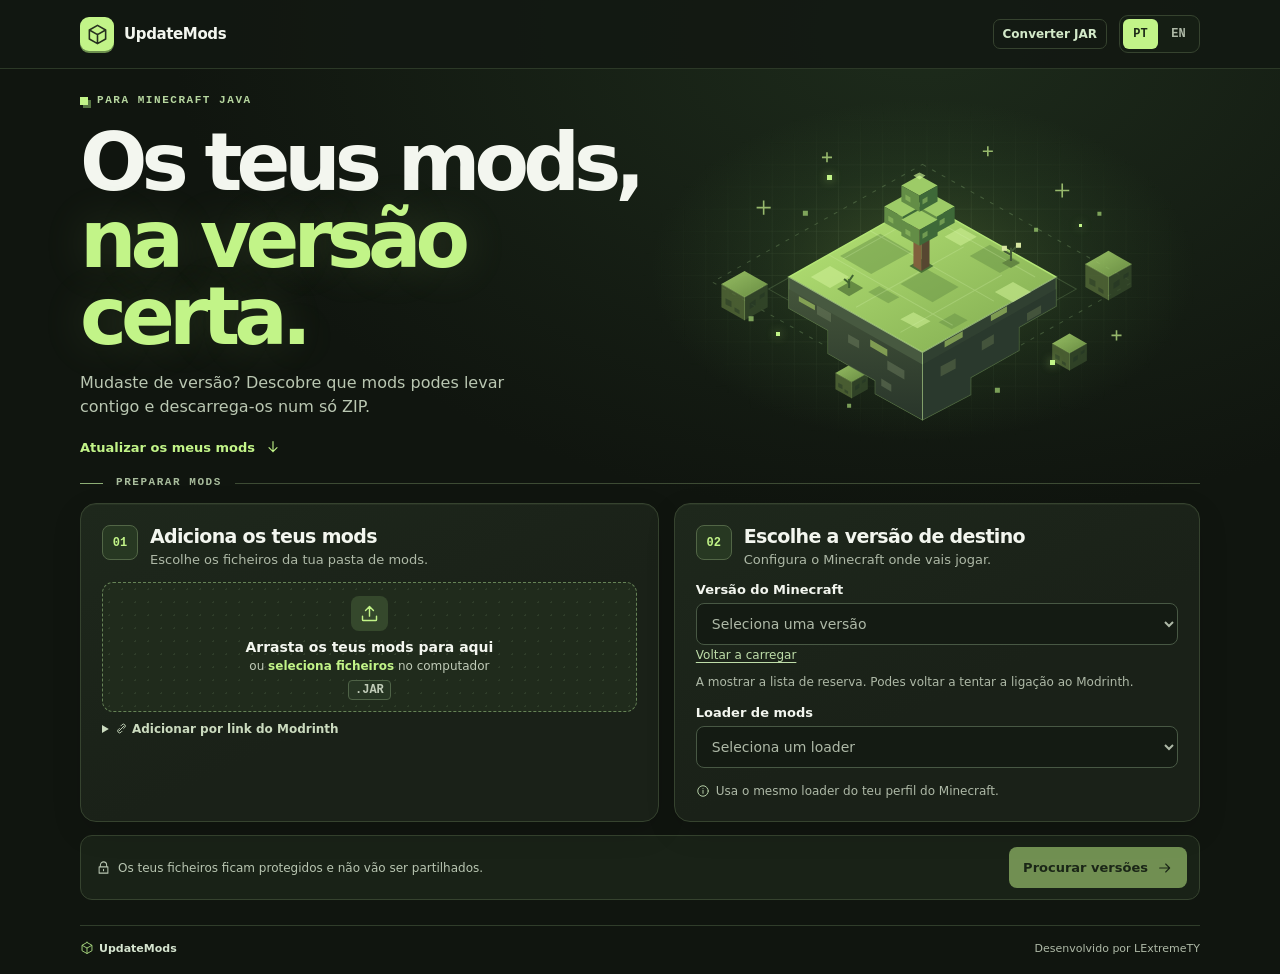
<file: index.html>
<!doctype html>
<html lang="pt-PT">
<head>
  <meta charset="utf-8">
  <meta name="viewport" content="width=device-width, initial-scale=1">
  <meta name="theme-color" content="#10150f">
  <meta name="description" data-i18n-content="description" content="Encontra os teus mods de Minecraft Java na versão certa e descarrega tudo num ZIP.">
  <title>UpdateMods — Minecraft Java</title>
  <link rel="icon" href="./assets/favicon.svg" type="image/svg+xml">
  <link rel="stylesheet" href="./assets/styles.css">
  <script type="module" src="./assets/app.js"></script>
</head>
<body>
  <svg xmlns="http://www.w3.org/2000/svg" class="symbols" aria-hidden="true">
    <symbol id="i-cube" viewBox="0 0 24 24"><path d="m12 2.5 8.5 4.8v9.4L12 21.5l-8.5-4.8V7.3L12 2.5ZM4 7.6l8 4.5 8-4.5m-8 4.5v9.1"/></symbol>
    <symbol id="i-upload" viewBox="0 0 24 24"><path d="M12 15V4M7.5 8.5 12 4l4.5 4.5M4 15v4a1 1 0 0 0 1 1h14a1 1 0 0 0 1-1v-4"/></symbol>
    <symbol id="i-arrow" viewBox="0 0 24 24"><path d="M4 12h15m-6-6 6 6-6 6"/></symbol>
    <symbol id="i-download" viewBox="0 0 24 24"><path d="M12 4v11m-4.5-4.5L12 15l4.5-4.5M4 16v3a1 1 0 0 0 1 1h14a1 1 0 0 0 1-1v-3"/></symbol>
    <symbol id="i-lock" viewBox="0 0 24 24"><path d="M7 11V8a5 5 0 0 1 10 0v3M5 11h14v10H5zm7 4v2"/></symbol>
    <symbol id="i-link" viewBox="0 0 24 24"><path d="m9.5 14.5 5-5m-7 7 2-2m5-5 2-2M8 12l-2 2a3.5 3.5 0 0 0 5 5l2-2m-2-10 2-2a3.5 3.5 0 0 1 5 5l-2 2"/></symbol>
    <symbol id="i-close" viewBox="0 0 24 24"><path d="m6 6 12 12M18 6 6 18"/></symbol>
    <symbol id="i-info" viewBox="0 0 24 24"><circle cx="12" cy="12" r="9"/><path d="M12 11v5m0-8h.01"/></symbol>
  </svg>

  <header class="topbar">
    <div class="wrap topbar-inner">
      <a class="brand" href="./">
        <span class="brand-icon"><svg class="icon" aria-hidden="true"><use href="#i-cube"/></svg></span>
        <span>UpdateMods</span>
      </a>
      <div class="topbar-actions">
        <a class="nav-link" href="./converter.html" data-i18n="converterNav">Converter JAR</a>
        <div class="language-switch" role="group" data-i18n-label="language" aria-label="Idioma">
          <button type="button" data-language="pt" lang="pt-PT" aria-label="Português" aria-pressed="true">PT</button>
          <button type="button" data-language="en" lang="en" aria-label="English" aria-pressed="false">EN</button>
        </div>
      </div>
    </div>
  </header>

  <main class="wrap">
    <section class="hero" aria-labelledby="page-title">
      <div class="hero-copy">
        <p class="overline"><span class="pixel"></span> <span data-i18n="heroTag">PARA MINECRAFT JAVA</span></p>
        <h1 id="page-title"><span data-i18n="heroLineOne">Os teus mods,</span><br><em data-i18n="heroLineTwo">na versão certa.</em></h1>
        <p class="intro" data-i18n="intro">Mudaste de versão? Descobre que mods podes levar contigo e descarrega-os num só ZIP.</p>
        <a class="hero-link" href="#workspace"><span data-i18n="heroAction">Atualizar os meus mods</span> <svg class="icon" aria-hidden="true"><use href="#i-arrow"/></svg></a>
      </div>
      <div class="hero-art" aria-hidden="true">
        <img src="./assets/terrain.svg" alt="" width="568" height="348" fetchpriority="high">
        <span class="spark spark-a"></span>
        <span class="spark spark-b"></span>
        <span class="spark spark-c"></span>
        <span class="spark spark-d"></span>
      </div>
    </section>

    <form id="resolver" class="workspace" data-i18n-label="setupAria" aria-label="Configurar pesquisa de mods">
      <div class="section-label" id="workspace"><span class="rail"></span><span data-i18n="setupLabel">PREPARAR MODS</span><span class="rail"></span></div>
      <div class="form-grid">
        <section class="panel" aria-labelledby="files-heading">
          <header class="step-header">
            <span class="step-number" aria-hidden="true">01</span>
            <div><h2 id="files-heading" data-i18n="addMods">Adiciona os teus mods</h2><p data-i18n="addDescription">Escolhe os ficheiros da tua pasta de mods.</p></div>
          </header>
          <label id="drop" class="drop" for="files">
            <span class="drop-icon"><svg class="icon" aria-hidden="true"><use href="#i-upload"/></svg></span>
            <strong data-i18n="dragFiles">Arrasta os teus mods para aqui</strong>
            <span><span data-i18n="or">ou</span> <b data-i18n="selectFiles">seleciona ficheiros</b> <span data-i18n="onComputer">no computador</span></span>
            <span class="file-type">.JAR</span>
          </label>
          <input id="files" class="sr-only" type="file" accept=".jar" multiple>
          <details class="add-project">
            <summary><svg class="icon" aria-hidden="true"><use href="#i-link"/></svg> <span data-i18n="addByLink">Adicionar por link do Modrinth</span></summary>
            <div class="link-entry">
              <input id="project-input" type="text" data-i18n-label="projectInput" aria-label="Link ou nome curto do mod no Modrinth" placeholder="modrinth.com/mod/sodium" autocomplete="off">
              <button id="add-project" class="button secondary compact" type="button" data-i18n="add">Adicionar</button>
            </div>
          </details>
          <div id="selection" class="selection" hidden>
            <div class="selection-head"><strong id="selection-count"></strong><button id="clear" class="text-button" type="button" data-i18n="clear">Limpar tudo</button></div>
            <ul id="selection-list" class="selection-list"></ul>
          </div>
          <p id="file-note" class="notice" role="status" hidden></p>
        </section>

        <section class="panel" aria-labelledby="target-heading">
          <header class="step-header">
            <span class="step-number" aria-hidden="true">02</span>
            <div><h2 id="target-heading" data-i18n="target">Escolhe a versão de destino</h2><p data-i18n="targetDescription">Configura o Minecraft onde vais jogar.</p></div>
          </header>
          <div class="field">
            <label for="game" data-i18n="gameVersion">Versão do Minecraft</label>
            <select id="game" required disabled><option value="" data-i18n="versionsLoading">A carregar versões…</option></select>
            <button id="retry-versions" class="text-button" type="button" hidden data-i18n="retryVersions">Voltar a carregar</button>
            <p id="catalog-note" class="hint" role="status" hidden></p>
          </div>
          <div class="field">
            <label for="loader" data-i18n="loader">Loader de mods</label>
            <select id="loader" required>
              <option value="" data-i18n="chooseLoader">Seleciona um loader</option>
              <option value="fabric">Fabric</option>
              <option value="forge">Forge</option>
              <option value="neoforge">NeoForge</option>
              <option value="quilt">Quilt</option>
              <option value="liteloader">LiteLoader</option>
              <option value="rift">Rift</option>
            </select>
          </div>
          <p class="hint loader-hint"><svg class="icon" aria-hidden="true"><use href="#i-info"/></svg> <span data-i18n="loaderHint">Usa o mesmo loader do teu perfil do Minecraft.</span></p>
        </section>
      </div>
      <div class="run-bar">
        <p class="privacy"><svg class="icon" aria-hidden="true"><use href="#i-lock"/></svg> <span data-i18n="privacy">Os teus ficheiros ficam protegidos e não vão ser partilhados.</span></p>
        <button id="resolve" class="button primary" type="submit" disabled><span data-i18n="search">Procurar versões</span> <svg class="icon" aria-hidden="true"><use href="#i-arrow"/></svg></button>
      </div>
      <p id="resolve-note" class="notice resolve-note" role="status" hidden></p>
    </form>

    <section id="results" class="panel results" aria-labelledby="result-heading" hidden>
      <header class="results-header">
        <div>
          <p class="overline"><span class="pixel"></span> <span data-i18n="results">RESULTADOS</span></p>
          <h2 id="result-heading" tabindex="-1" data-i18n="resultHeading">As versões dos teus mods</h2>
          <p id="result-target" class="result-target"></p>
        </div>
        <div class="result-actions">
          <button id="links" class="button secondary" type="button" data-i18n="saveLinks">Guardar lista de links</button>
          <button id="prepare-zip" class="button primary" type="button"><span data-i18n="prepareZip">Preparar ZIP</span> <svg class="icon" aria-hidden="true"><use href="#i-cube"/></svg></button>
          <a id="download-zip" class="button primary" hidden><span data-i18n="downloadZip">Descarregar ZIP</span> <svg class="icon" aria-hidden="true"><use href="#i-download"/></svg></a>
        </div>
      </header>
      <div id="zip-progress" class="zip-progress" hidden>
        <progress id="zip-meter" value="0" max="1" data-i18n-label="zipProgress" aria-label="Progresso da preparação do ZIP"></progress>
      </div>
      <p id="zip-note" class="notice" role="status" hidden></p>
      <div id="counts" class="counts"></div>
      <ul id="result-list" class="result-list"></ul>
      <p class="hint result-foot" data-i18n="resultFoot">O ZIP inclui os mods compatíveis da tua lista. Confirma no Modrinth se precisam de dependências adicionais.</p>
    </section>
    <noscript><p class="notice error" data-i18n="noscript">Ativa o JavaScript no browser para procurar versões e preparar o ZIP.</p></noscript>
  </main>

  <footer class="wrap footer">
    <span class="footer-brand"><svg class="icon" aria-hidden="true"><use href="#i-cube"/></svg> UpdateMods</span>
    <span data-i18n="credit">Desenvolvido por LExtremeTY</span>
  </footer>
</body>
</html>
</file>
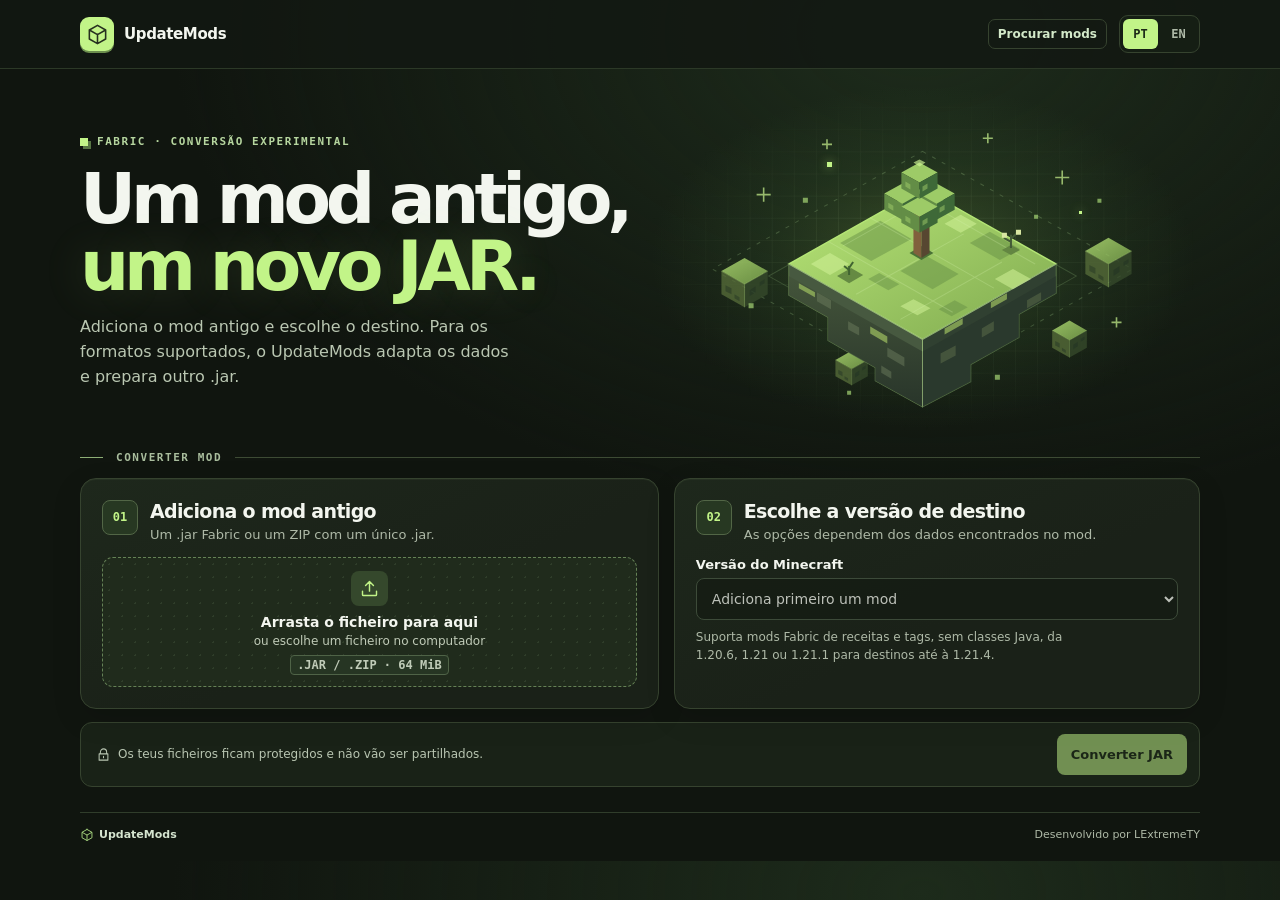
<file: converter.html>
<!doctype html>
<html lang="pt-PT">
<head>
  <meta charset="utf-8">
  <meta name="viewport" content="width=device-width, initial-scale=1">
  <meta name="theme-color" content="#10150f">
  <meta name="description" data-i18n-content="converterDescription" content="Converte receitas e tags de mods Fabric e descarrega um novo JAR.">
  <title>Converter JAR — UpdateMods</title>
  <link rel="icon" href="./assets/favicon.svg" type="image/svg+xml">
  <link rel="stylesheet" href="./assets/styles.css">
  <script type="module" src="./assets/converter-page.js"></script>
</head>
<body>
  <svg xmlns="http://www.w3.org/2000/svg" class="symbols" aria-hidden="true">
    <symbol id="i-cube" viewBox="0 0 24 24"><path d="m12 2.5 8.5 4.8v9.4L12 21.5l-8.5-4.8V7.3L12 2.5ZM4 7.6l8 4.5 8-4.5m-8 4.5v9.1"/></symbol>
    <symbol id="i-upload" viewBox="0 0 24 24"><path d="M12 15V4M7.5 8.5 12 4l4.5 4.5M4 15v4a1 1 0 0 0 1 1h14a1 1 0 0 0 1-1v-4"/></symbol>
    <symbol id="i-download" viewBox="0 0 24 24"><path d="M12 4v11m-4.5-4.5L12 15l4.5-4.5M4 16v3a1 1 0 0 0 1 1h14a1 1 0 0 0 1-1v-3"/></symbol>
    <symbol id="i-lock" viewBox="0 0 24 24"><path d="M7 11V8a5 5 0 0 1 10 0v3M5 11h14v10H5zm7 4v2"/></symbol>
  </svg>

  <header class="topbar">
    <div class="wrap topbar-inner">
      <a class="brand" href="./">
        <span class="brand-icon"><svg class="icon" aria-hidden="true"><use href="#i-cube"/></svg></span>
        <span>UpdateMods</span>
      </a>
      <div class="topbar-actions">
        <a class="nav-link" href="./" data-i18n="converterLookupNav">Procurar mods</a>
        <div class="language-switch" role="group" data-i18n-label="language" aria-label="Idioma">
          <button type="button" data-language="pt" lang="pt-PT" aria-label="Português" aria-pressed="true">PT</button>
          <button type="button" data-language="en" lang="en" aria-label="English" aria-pressed="false">EN</button>
        </div>
      </div>
    </div>
  </header>

  <main class="wrap">
    <section class="hero converter-hero" aria-labelledby="page-title">
      <div class="hero-copy">
        <p class="overline"><span class="pixel"></span> <span data-i18n="converterBadge">FABRIC · CONVERSÃO EXPERIMENTAL</span></p>
        <h1 id="page-title"><span data-i18n="converterHeroFirst">Um mod antigo,</span><br><em data-i18n="converterHeroSecond">um novo JAR.</em></h1>
        <p class="intro" data-i18n="converterIntro">Adiciona o mod antigo e escolhe o destino. Para os formatos suportados, o UpdateMods adapta os dados e prepara outro .jar.</p>
      </div>
      <div class="hero-art" aria-hidden="true">
        <img src="./assets/terrain.svg" alt="" width="568" height="348" fetchpriority="high">
        <span class="spark spark-a"></span>
        <span class="spark spark-b"></span>
      </div>
    </section>

    <form id="converter-form" class="workspace" data-i18n-label="converterNav" aria-label="Converter JAR">
      <div class="section-label"><span class="rail"></span><span data-i18n="converterSection">CONVERTER MOD</span><span class="rail"></span></div>
      <div class="form-grid">
        <section class="panel" aria-labelledby="converter-file-heading">
          <header class="step-header">
            <span class="step-number" aria-hidden="true">01</span>
            <div>
              <h2 id="converter-file-heading" data-i18n="converterFileHeading">Adiciona o mod antigo</h2>
              <p data-i18n="converterFileHint">Um .jar Fabric ou um ZIP com um único .jar.</p>
            </div>
          </header>
          <label id="converter-drop" class="drop" for="converter-file">
            <span class="drop-icon"><svg class="icon" aria-hidden="true"><use href="#i-upload"/></svg></span>
            <strong data-i18n="converterDrag">Arrasta o ficheiro para aqui</strong>
            <span data-i18n="converterChoose">ou escolhe um ficheiro no computador</span>
            <span class="file-type">.JAR / .ZIP · 64 MiB</span>
          </label>
          <input id="converter-file" class="sr-only" type="file" accept=".jar,.zip">
          <p id="converter-file-note" class="notice" role="status" hidden></p>
        </section>

        <section class="panel" aria-labelledby="converter-target-heading">
          <header class="step-header">
            <span class="step-number" aria-hidden="true">02</span>
            <div>
              <h2 id="converter-target-heading" data-i18n="target">Escolhe a versão de destino</h2>
              <p data-i18n="converterTargetHint">As opções dependem dos dados encontrados no mod.</p>
            </div>
          </header>
          <div class="field">
            <label for="converter-target" data-i18n="gameVersion">Versão do Minecraft</label>
            <select id="converter-target" required disabled><option value="" data-i18n="converterSelectFile">Adiciona primeiro um mod</option></select>
          </div>
          <p class="hint converter-scope" data-i18n="converterScope">Suporta mods Fabric de receitas e tags, sem classes Java, da 1.20.6, 1.21 ou 1.21.1 para destinos até à 1.21.4.</p>
        </section>
      </div>
      <div class="run-bar">
        <p class="privacy"><svg class="icon" aria-hidden="true"><use href="#i-lock"/></svg> <span data-i18n="privacy">Os teus ficheiros ficam protegidos e não vão ser partilhados.</span></p>
        <button id="convert" class="button primary" type="submit" disabled data-i18n="converterNav">Converter JAR</button>
      </div>
      <p id="converter-run-note" class="notice" role="status" hidden></p>
    </form>

    <section id="converter-result" class="panel results" aria-labelledby="converter-result-heading" hidden>
      <header class="results-header">
        <div>
          <p class="overline"><span class="pixel"></span> <span data-i18n="results">RESULTADOS</span></p>
          <h2 id="converter-result-heading" tabindex="-1" data-i18n="converterReady">JAR experimental pronto</h2>
          <p id="converter-result-versions" class="result-target"></p>
        </div>
        <a id="converter-download" class="button primary"><span data-i18n="converterDownload">Descarregar JAR</span> <svg class="icon" aria-hidden="true"><use href="#i-download"/></svg></a>
      </header>
      <div id="converter-summary" class="converter-summary"></div>
      <p class="hint" data-i18n="converterResultHint">Usa o JAR com Fabric Loader e Fabric API para a versão de destino. A ferramenta adapta os dados do mod. O arranque no jogo fica por verificar.</p>
    </section>
    <noscript><p class="notice error" data-i18n="converterNoscript">Ativa o JavaScript para converter o ficheiro.</p></noscript>
  </main>

  <footer class="wrap footer">
    <span class="footer-brand"><svg class="icon" aria-hidden="true"><use href="#i-cube"/></svg> UpdateMods</span>
    <span data-i18n="credit">Desenvolvido por LExtremeTY</span>
  </footer>
</body>
</html>
</file>
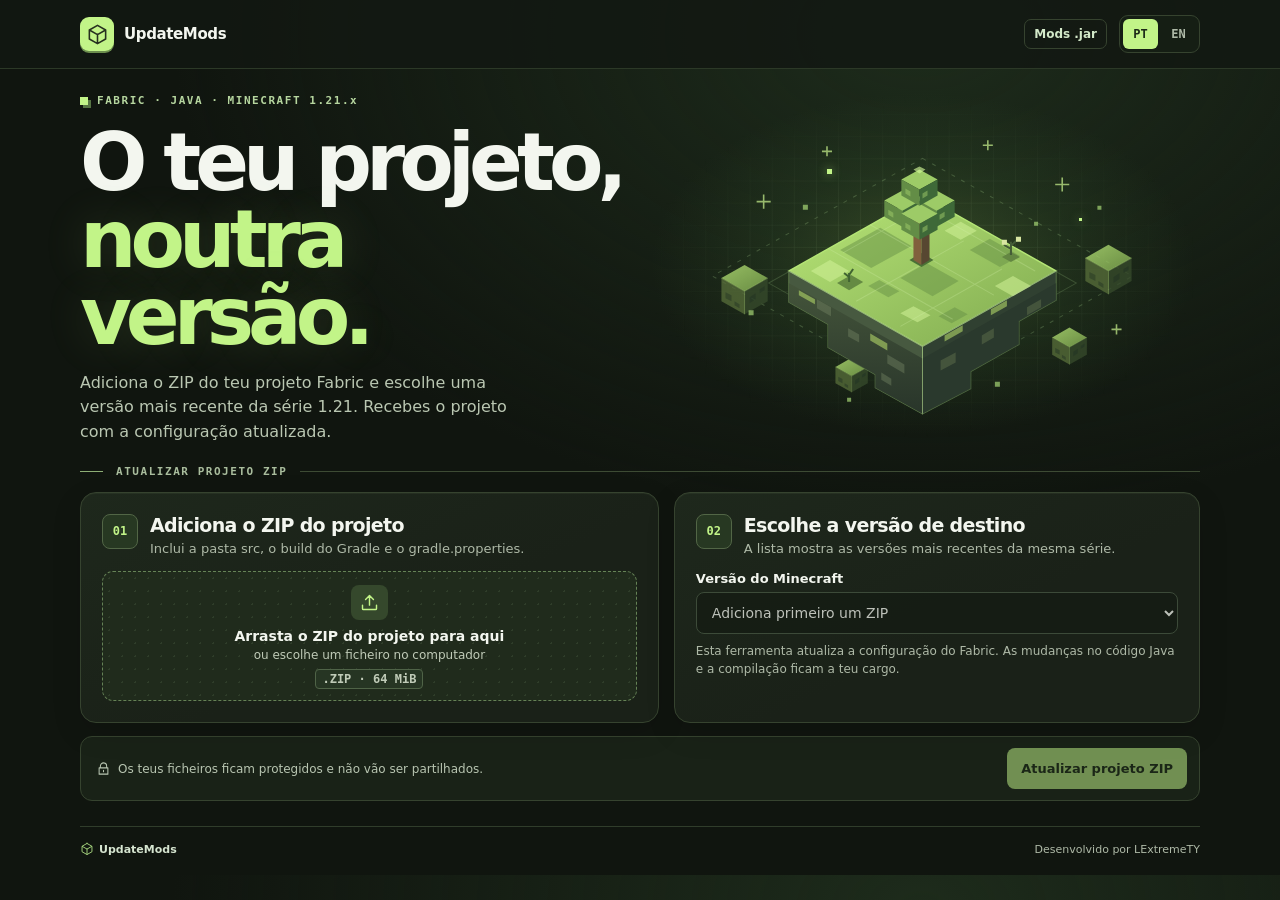
<file: project.html>
<!doctype html>
<html lang="pt-PT">
<head>
  <meta charset="utf-8">
  <meta name="viewport" content="width=device-width, initial-scale=1">
  <meta name="theme-color" content="#10150f">
  <meta name="description" data-i18n-content="projectDescription" content="Atualiza as configurações de um projeto Fabric para outra versão do Minecraft.">
  <title>Atualizar projeto ZIP — UpdateMods</title>
  <link rel="icon" href="./assets/favicon.svg" type="image/svg+xml">
  <link rel="stylesheet" href="./assets/styles.css">
  <script type="module" src="./assets/project-page.js"></script>
</head>
<body>
  <svg xmlns="http://www.w3.org/2000/svg" class="symbols" aria-hidden="true">
    <symbol id="i-cube" viewBox="0 0 24 24"><path d="m12 2.5 8.5 4.8v9.4L12 21.5l-8.5-4.8V7.3L12 2.5ZM4 7.6l8 4.5 8-4.5m-8 4.5v9.1"/></symbol>
    <symbol id="i-upload" viewBox="0 0 24 24"><path d="M12 15V4M7.5 8.5 12 4l4.5 4.5M4 15v4a1 1 0 0 0 1 1h14a1 1 0 0 0 1-1v-4"/></symbol>
    <symbol id="i-download" viewBox="0 0 24 24"><path d="M12 4v11m-4.5-4.5L12 15l4.5-4.5M4 16v3a1 1 0 0 0 1 1h14a1 1 0 0 0 1-1v-3"/></symbol>
    <symbol id="i-lock" viewBox="0 0 24 24"><path d="M7 11V8a5 5 0 0 1 10 0v3M5 11h14v10H5zm7 4v2"/></symbol>
  </svg>

  <header class="topbar">
    <div class="wrap topbar-inner">
      <a class="brand" href="./">
        <span class="brand-icon"><svg class="icon" aria-hidden="true"><use href="#i-cube"/></svg></span>
        <span>UpdateMods</span>
      </a>
      <div class="topbar-actions">
        <a class="nav-link" href="./" data-i18n="modsNav">Mods .jar</a>
        <div class="language-switch" role="group" data-i18n-label="language" aria-label="Idioma">
          <button type="button" data-language="pt" lang="pt-PT" aria-label="Português" aria-pressed="true">PT</button>
          <button type="button" data-language="en" lang="en" aria-label="English" aria-pressed="false">EN</button>
        </div>
      </div>
    </div>
  </header>

  <main class="wrap project-page">
    <section class="hero project-hero" aria-labelledby="page-title">
      <div class="hero-copy">
        <p class="overline"><span class="pixel"></span> FABRIC · JAVA · MINECRAFT 1.21.x</p>
        <h1 id="page-title"><span data-i18n="projectTitleFirst">O teu projeto,</span><br><em data-i18n="projectTitleSecond">noutra versão.</em></h1>
        <p class="intro" data-i18n="projectIntro">Adiciona o ZIP do teu projeto Fabric e escolhe uma versão mais recente da série 1.21. Recebes o projeto com a configuração atualizada.</p>
      </div>
      <div class="hero-art" aria-hidden="true">
        <img src="./assets/terrain.svg" alt="" width="568" height="348" fetchpriority="high">
        <span class="spark spark-a"></span>
        <span class="spark spark-b"></span>
      </div>
    </section>

    <form id="project-form" class="workspace" data-i18n-label="projectForm" aria-label="Atualizar projeto ZIP">
      <div class="section-label"><span class="rail"></span><span data-i18n="projectSection">ATUALIZAR PROJETO ZIP</span><span class="rail"></span></div>
      <div class="form-grid">
        <section class="panel" aria-labelledby="project-file-heading">
          <header class="step-header">
            <span class="step-number" aria-hidden="true">01</span>
            <div>
              <h2 id="project-file-heading" data-i18n="projectFileHeading">Adiciona o ZIP do projeto</h2>
              <p data-i18n="projectFileHint">Inclui a pasta src, o build do Gradle e o gradle.properties.</p>
            </div>
          </header>
          <label id="project-drop" class="drop" for="project-file">
            <span class="drop-icon"><svg class="icon" aria-hidden="true"><use href="#i-upload"/></svg></span>
            <strong data-i18n="projectDrag">Arrasta o ZIP do projeto para aqui</strong>
            <span data-i18n="projectChoose">ou escolhe um ficheiro no computador</span>
            <span class="file-type">.ZIP · 64 MiB</span>
          </label>
          <input id="project-file" class="sr-only" type="file" accept=".zip,application/zip">
          <p id="project-file-note" class="notice" role="status" hidden></p>
        </section>

        <section class="panel" aria-labelledby="project-target-heading">
          <header class="step-header">
            <span class="step-number" aria-hidden="true">02</span>
            <div>
              <h2 id="project-target-heading" data-i18n="target">Escolhe a versão de destino</h2>
              <p data-i18n="projectTargetHint">A lista mostra as versões mais recentes da mesma série.</p>
            </div>
          </header>
          <div class="field">
            <label for="project-target" data-i18n="gameVersion">Versão do Minecraft</label>
            <select id="project-target" required disabled><option value="" data-i18n="projectSelectFile">Adiciona primeiro um ZIP</option></select>
          </div>
          <p class="hint project-scope" data-i18n="projectScope">Esta ferramenta atualiza a configuração do Fabric. As mudanças no código Java e a compilação ficam a teu cargo.</p>
        </section>
      </div>
      <div class="run-bar">
        <p class="privacy"><svg class="icon" aria-hidden="true"><use href="#i-lock"/></svg> <span data-i18n="privacy">Os teus ficheiros ficam protegidos e não vão ser partilhados.</span></p>
        <button id="update-project" class="button primary" type="submit" disabled data-i18n="projectPrepare">Atualizar projeto ZIP</button>
      </div>
      <p id="project-run-note" class="notice" role="status" hidden></p>
    </form>

    <section id="project-result" class="panel results" aria-labelledby="project-result-heading" hidden>
      <header class="results-header">
        <div>
          <p class="overline"><span class="pixel"></span> <span data-i18n="results">RESULTADOS</span></p>
          <h2 id="project-result-heading" tabindex="-1" data-i18n="projectReady">ZIP do projeto pronto</h2>
          <p id="project-result-versions" class="result-target"></p>
        </div>
        <a id="project-download" class="button primary"><span data-i18n="downloadZip">Descarregar ZIP</span> <svg class="icon" aria-hidden="true"><use href="#i-download"/></svg></a>
      </header>
      <ul id="project-changes" class="result-list project-changes"></ul>
      <p class="hint" data-i18n="projectReportHint">O ZIP inclui um relatório das alterações. Antes de compilar, revê as APIs usadas pelo mod e as versões do Gradle, do Loom e das restantes dependências.</p>
    </section>
    <noscript><p class="notice error" data-i18n="projectNoscript">Ativa o JavaScript no browser para atualizar o projeto.</p></noscript>
  </main>

  <footer class="wrap footer">
    <span class="footer-brand"><svg class="icon" aria-hidden="true"><use href="#i-cube"/></svg> UpdateMods</span>
    <span data-i18n="credit">Desenvolvido por LExtremeTY</span>
  </footer>
</body>
</html>
</file>
<file: assets/styles.css>
:root {
  color-scheme: dark;
  --page: #10150f;
  --panel: #1a2118;
  --border: #36432f;
  --text: #f3f6ef;
  --muted: #aeb9a7;
  --green: #c2f488;
  --green-deep: #273822;
  --mono: ui-monospace, "Cascadia Code", Consolas, monospace;
  font-family: system-ui, -apple-system, "Segoe UI", sans-serif;
}

*, *::before, *::after { box-sizing: border-box; }

body {
  margin: 0;
  min-width: 280px;
  color: var(--text);
  background:
    radial-gradient(ellipse 60rem 39rem at 72% 2rem, #1d2b1b 0%, transparent 78%),
    var(--page);
  font-size: 15px;
}

[hidden] { display: none !important; }
button, input, select { font: inherit; }
button, summary { cursor: pointer; }
a { color: inherit; }
:focus-visible { outline: 2px solid var(--green); outline-offset: 4px; }

.wrap {
  width: min(1120px, calc(100% - 56px));
  margin-inline: auto;
}

.sr-only, .symbols {
  position: absolute;
  width: 1px;
  height: 1px;
  padding: 0;
  overflow: hidden;
  clip-path: inset(50%);
  white-space: nowrap;
}

.icon {
  width: 18px;
  height: 18px;
  flex: none;
  fill: none;
  stroke: currentColor;
  stroke-width: 1.65;
  stroke-linecap: round;
  stroke-linejoin: round;
}

.topbar {
  border-bottom: 1px solid #2c3927;
  background: #121812db;
}

.topbar-inner {
  display: flex;
  align-items: center;
  justify-content: space-between;
  gap: 12px;
  min-height: 68px;
}

.brand, .hero-link {
  display: inline-flex;
  align-items: center;
  gap: 10px;
  text-decoration: none;
}

.brand { font-weight: 790; letter-spacing: -.025em; }

.brand-icon {
  width: 34px;
  height: 34px;
  display: grid;
  place-items: center;
  color: #26301f;
  border-radius: 9px;
  background: var(--green);
  box-shadow: 0 2px 0 #6c8e4e;
}

.brand-icon .icon { width: 23px; height: 23px; }

.language-switch {
  display: inline-flex;
  gap: 3px;
  padding: 3px;
  border: 1px solid var(--border);
  border-radius: 9px;
  background: #151e14;
}

.language-switch button {
  min-width: 35px;
  min-height: 30px;
  padding: 4px 7px;
  border: 0;
  border-radius: 6px;
  background: transparent;
  color: var(--muted);
  font: 700 12px var(--mono);
}

.language-switch button:hover { color: var(--text); }
.language-switch button[aria-pressed="true"] { background: var(--green); color: #1d2a18; }
.language-switch button:disabled { cursor: default; }

.hero {
  position: relative;
  display: grid;
  grid-template-columns: 1.04fr 1fr;
  align-items: center;
  min-height: 345px;
  padding: 25px 0 20px;
}

.hero-copy { position: relative; z-index: 1; }

.overline, .section-label {
  display: flex;
  align-items: center;
  gap: 9px;
  margin: 0;
  color: #b6d69f;
  font: 700 11px/1.25 var(--mono);
  letter-spacing: .14em;
}

.pixel {
  width: 8px;
  height: 8px;
  flex: none;
  background: var(--green);
  box-shadow: 3px 3px 0 #567443;
}

.hero h1 {
  margin: 17px 0 15px;
  font-size: clamp(48px, 6.2vw, 84px);
  line-height: .97;
  letter-spacing: -.075em;
}

.hero h1 em {
  color: var(--green);
  font-style: normal;
  text-shadow: 0 0 45px #c2f48825;
}

.intro {
  max-width: 435px;
  margin: 0;
  color: #bac7b2;
  font-size: 16px;
  line-height: 1.55;
}

.hero-link {
  margin-top: 18px;
  color: var(--green);
  font-size: 13px;
  font-weight: 730;
}

.hero-link:hover { text-decoration: underline; text-underline-offset: 4px; }
.hero-link .icon { width: 16px; transform: rotate(90deg); }

.hero-art { position: relative; margin: -9px -10px -4px -12px; }
.hero-art img { display: block; width: 100%; height: auto; }

.spark {
  position: absolute;
  width: 5px;
  height: 5px;
  background: #c2f488;
  box-shadow: 0 0 10px #b9ef7aaa;
  animation: drift 4.8s ease-in-out infinite alternate;
}

.spark-a { left: 33%; top: 22%; }
.spark-b { left: 77%; top: 36%; width: 3px; height: 3px; animation-delay: -1.8s; }
.spark-c { left: 24%; top: 67%; width: 4px; height: 4px; animation-delay: -3.5s; }
.spark-d { left: 72%; top: 75%; animation-delay: -2.7s; }

@keyframes drift {
  from { opacity: .25; transform: translateY(4px); }
  to { opacity: .95; transform: translateY(-9px); }
}

.workspace { scroll-margin-top: 20px; }

.section-label {
  gap: 13px;
  margin-bottom: 13px;
  color: #a9bd9d;
}

.rail { height: 1px; flex: 1; background: #3d4b34; }
.rail:first-child { flex: 0 0 23px; background: #8dae75; }

.form-grid {
  display: grid;
  grid-template-columns: 1.1fr 1fr;
  gap: 15px;
}

.panel {
  min-width: 0;
  padding: 21px;
  border: 1px solid var(--border);
  border-radius: 16px;
  background: linear-gradient(155deg, #1e281c 0%, var(--panel) 57%);
  box-shadow: 0 10px 30px #070a061f, inset 0 1px #bce5940d;
}

.step-header {
  display: flex;
  gap: 12px;
  align-items: flex-start;
  margin-bottom: 15px;
}

.step-number {
  min-width: 36px;
  height: 35px;
  display: grid;
  place-items: center;
  border: 1px solid #526646;
  border-radius: 8px;
  color: var(--green);
  background: var(--green-deep);
  font: 700 12px var(--mono);
}

.step-header h2 {
  margin: 0;
  font-size: 19px;
  line-height: 1.23;
  letter-spacing: -.035em;
}

.step-header p {
  margin: 4px 0 0;
  color: var(--muted);
  font-size: 13px;
}

.drop {
  display: flex;
  flex-direction: column;
  align-items: center;
  gap: 4px;
  padding: 13px 10px 11px;
  border: 1px dashed #658256;
  border-radius: 11px;
  text-align: center;
  background:
    radial-gradient(#83a47327 1px, transparent 1px) 0 0 / 13px 13px,
    #202b1c;
  cursor: pointer;
  transition: background-color .18s, border-color .18s;
}

.drop:hover, .drop.dragging { border-color: var(--green); background-color: #2a3924; }
.drop:has(+ input:focus-visible) { outline: 2px solid var(--green); outline-offset: 3px; }
.drop.disabled { opacity: .62; cursor: default; }
.drop strong { font-size: 14px; }
.drop > span:not(.drop-icon) { color: #c0cbb8; font-size: 12px; }
.drop b { color: var(--green); font-weight: 680; }

.drop-icon {
  display: grid;
  place-items: center;
  width: 37px;
  height: 35px;
  margin-bottom: 4px;
  border-radius: 8px;
  background: #35482c;
  color: var(--green);
}

.drop-icon .icon { width: 21px; height: 21px; }

.drop .file-type {
  margin-top: 3px;
  padding: 2px 6px;
  border: 1px solid #4f6347;
  border-radius: 4px;
  background: #263523;
  font: 700 10px var(--mono);
}

.add-project { margin-top: 10px; }

.add-project summary {
  width: fit-content;
  max-width: 100%;
  color: #cbdbbf;
  font-size: 12px;
  font-weight: 620;
}

.add-project summary:hover { color: var(--green); }
.add-project summary .icon { width: 13px; height: 13px; vertical-align: -.16em; }

.link-entry { display: flex; gap: 8px; margin-top: 8px; }
.link-entry input { min-width: 0; flex: 1; }

.field + .field { margin-top: 14px; }

.field label {
  display: block;
  margin-bottom: 6px;
  font-size: 13px;
  font-weight: 720;
}

.field select, .link-entry input {
  min-height: 42px;
  padding: 0 11px;
  color: var(--text);
  border: 1px solid #485844;
  border-radius: 8px;
  background: #141b13;
  font-size: 14px;
}

.field select { width: 100%; }
.field select:invalid, .link-entry input::placeholder { color: var(--muted); }
.field select:disabled { opacity: .75; }

.hint {
  margin: 8px 0 0;
  color: var(--muted);
  font-size: 12px;
  line-height: 1.5;
}

.loader-hint { display: flex; align-items: center; gap: 6px; margin-top: 14px; }
.loader-hint .icon { width: 14px; height: 14px; color: #b9d2aa; }

.selection {
  margin-top: 13px;
  padding-top: 10px;
  border-top: 1px solid var(--border);
}

.selection-head, .selection-list li {
  display: flex;
  align-items: center;
  justify-content: space-between;
  gap: 10px;
  font-size: 12px;
}

.selection-list, .result-list { list-style: none; padding: 0; margin: 0; }
.selection-list { margin-top: 5px; max-height: 132px; overflow: auto; }

.selection-list li {
  min-height: 30px;
  padding-right: 4px;
  color: var(--muted);
}

.selection-list li span { overflow: hidden; text-overflow: ellipsis; white-space: nowrap; }

.text-button {
  padding: 3px 0;
  border: 0;
  background: transparent;
  color: #bedda9;
  text-decoration: underline;
  text-underline-offset: 3px;
  font-size: 12px;
  white-space: nowrap;
}

.text-button:hover { color: var(--green); }

.run-bar {
  display: flex;
  align-items: center;
  justify-content: space-between;
  gap: 12px;
  margin-top: 13px;
  padding: 11px 12px 11px 15px;
  border: 1px solid var(--border);
  border-radius: 12px;
  background: #192217;
}

.privacy {
  display: flex;
  align-items: center;
  gap: 7px;
  margin: 0;
  color: #b8c5b1;
  font-size: 12px;
}

.privacy .icon { width: 15px; height: 15px; }

.button {
  display: inline-flex;
  align-items: center;
  justify-content: center;
  gap: 9px;
  min-height: 41px;
  padding: 9px 13px;
  border: 1px solid transparent;
  border-radius: 8px;
  font-size: 13px;
  font-weight: 760;
  line-height: 1.2;
  text-decoration: none;
  text-align: center;
  transition: background-color .17s, border-color .17s, transform .17s;
}

.button .icon { width: 16px; height: 16px; }
.button.primary { background: var(--green); color: #1d2a18; }
.button.primary:hover:not(:disabled) { background: #d7ffaa; transform: translateY(-1px); }
.button.secondary { background: #252f22; color: #e2ebde; border-color: #485844; }
.button.secondary:hover:not(:disabled) { border-color: #91aa80; }
.button:disabled { opacity: .52; cursor: not-allowed; }
.button.compact { min-height: 37px; padding: 7px 10px; }

.notice {
  margin: 10px 0 0;
  padding: 8px 10px;
  border: 1px solid #405639;
  border-radius: 7px;
  color: #dcf1d3;
  background: #263623;
  font-size: 13px;
  overflow-wrap: anywhere;
}

.notice.error {
  border-color: #604c34;
  color: #ffd8af;
  background: #362b20;
}

.results { margin-top: 19px; }

.results-header {
  display: flex;
  flex-wrap: wrap;
  align-items: flex-end;
  justify-content: space-between;
  gap: 14px;
}

.results-header h2 {
  margin: 6px 0 0;
  font-size: clamp(22px, 3vw, 29px);
  letter-spacing: -.04em;
}

.result-target { margin: 4px 0 0; color: var(--muted); font-size: 13px; }
.result-actions { display: flex; flex-wrap: wrap; gap: 7px; }
.zip-progress { margin-top: 14px; }
.zip-progress progress { display: block; width: 100%; height: 8px; accent-color: var(--green); }
.counts { display: flex; flex-wrap: wrap; gap: 6px; margin: 13px 0 8px; }

.tag {
  display: inline-block;
  padding: 4px 8px;
  border: 1px solid #4a5646;
  border-radius: 99px;
  color: #e0e8dc;
  background: #283227;
  font-size: 11px;
  line-height: 1.2;
}

.tag.available { border-color: #546d44; color: #d8f8bf; background: #2b3d25; }
.tag.unavailable, .tag.error { border-color: #6b5138; color: #ffd6ae; background: #392e23; }

.result-row {
  display: grid;
  grid-template-columns: minmax(0, 1fr) auto;
  gap: 4px 12px;
  align-items: center;
  padding: 11px 0;
  border-top: 1px solid var(--border);
}

.result-row strong, .result-row small { display: block; overflow-wrap: anywhere; }
.result-row small { margin-top: 3px; color: var(--muted); line-height: 1.4; }
.result-meta { display: flex; flex-wrap: wrap; align-items: center; justify-content: flex-end; gap: 8px; }
.result-row a { color: var(--green); font-size: 12px; text-underline-offset: 3px; }
.result-row details { grid-column: 1 / -1; }
.result-foot { margin-top: 6px; }

.footer {
  display: flex;
  align-items: center;
  justify-content: space-between;
  gap: 8px;
  margin-top: 25px;
  padding: 15px 0 19px;
  border-top: 1px solid #303d2b;
  color: var(--muted);
  font-size: 11px;
}

.footer-brand { display: flex; align-items: center; gap: 5px; color: #d6e5d0; font-weight: 700; }
.footer-brand .icon { width: 14px; height: 14px; color: #a4d27c; }

@media (max-width: 850px) {
  .wrap { width: calc(100% - 36px); }
  .hero { min-height: 295px; }
  .hero h1 { font-size: clamp(44px, 7.6vw, 66px); }
}

@media (max-width: 670px) {
  .hero { grid-template-columns: 1fr; min-height: 0; padding: 27px 0 13px; }
  .hero h1 { font-size: clamp(46px, 11vw, 67px); }
  .hero-art { width: min(80%, 340px); margin: -17px -15px -2px auto; }
  .form-grid { grid-template-columns: 1fr; gap: 10px; }
  .section-label { margin-bottom: 10px; }
}

@media (max-width: 420px) {
  .wrap { width: calc(100% - 28px); }
  .topbar-inner { min-height: 56px; }
  .hero-art { margin-top: -5px; width: min(73%, 260px); }
  .panel { padding: 15px; border-radius: 12px; }
  .run-bar { align-items: stretch; flex-direction: column-reverse; }
  .privacy { justify-content: center; }
  .result-row { grid-template-columns: 1fr; }
  .result-meta { justify-content: flex-start; }
  .footer { flex-wrap: wrap; }
}

@media (prefers-reduced-motion: reduce) {
  *, *::before, *::after { animation: none !important; transition: none !important; }
}

.topbar-actions {
  display: flex;
  align-items: center;
  gap: 12px;
}

.nav-link {
  padding: 7px 9px;
  border: 1px solid var(--border);
  border-radius: 7px;
  color: #d3e9c9;
  font-size: 12px;
  font-weight: 680;
  text-decoration: none;
  white-space: nowrap;
}

.nav-link:hover { border-color: #7c9c6a; color: var(--green); }
.converter-hero h1 { font-size: clamp(40px, 5.4vw, 74px); }
.converter-scope { max-width: 370px; }
.converter-summary { display: flex; flex-wrap: wrap; gap: 7px; margin-top: 14px; }

@media (max-width: 420px) {
  .topbar-actions { gap: 5px; }
  .nav-link { padding: 5px; }
  .language-switch button { min-width: 28px; }
  .converter-hero h1 { font-size: clamp(33px, 9vw, 45px); }
}

@media (max-width: 345px) {
  .topbar-inner { flex-wrap: wrap; padding-block: 8px; }
}
</file>
